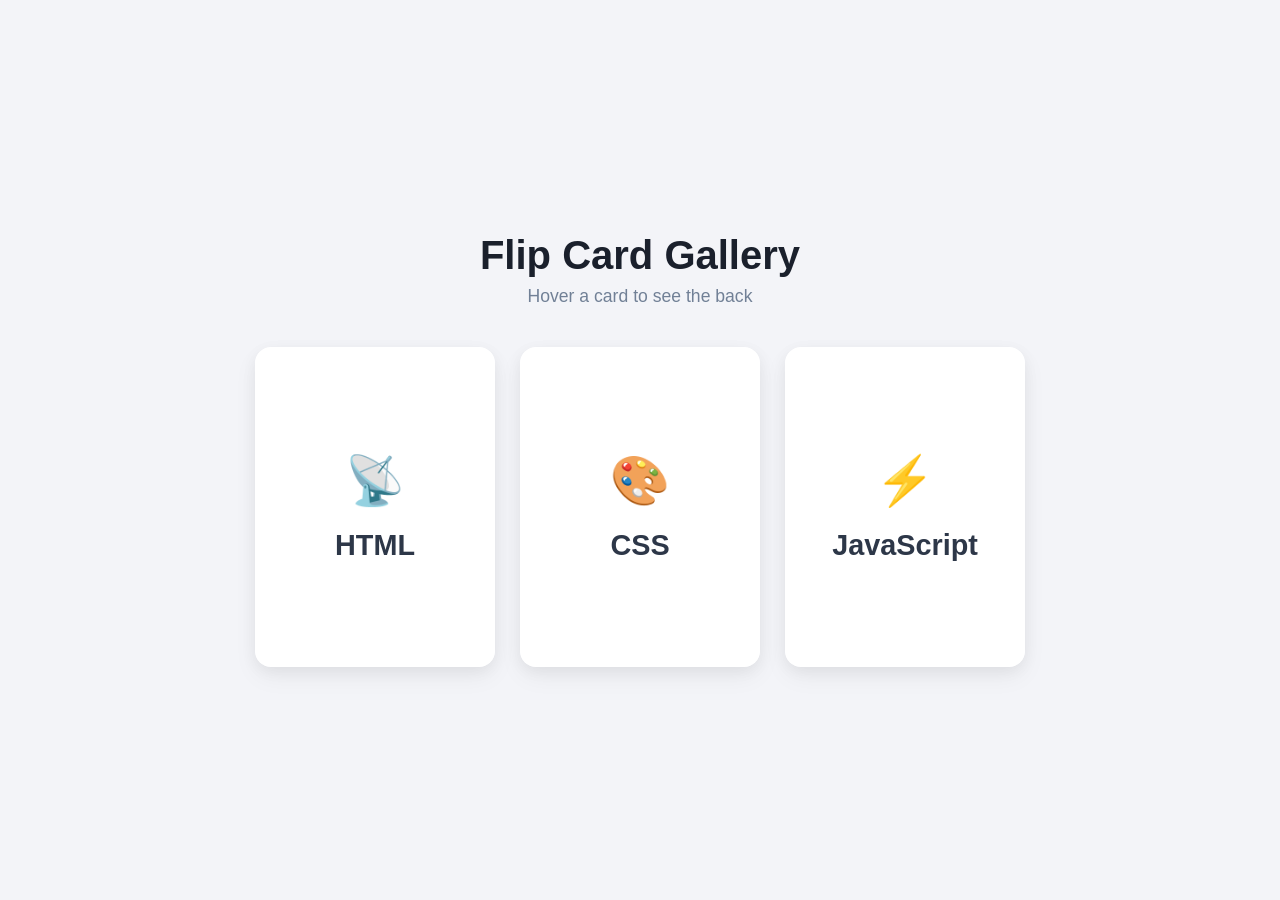
<file: Flip Card Gallery/index.html>
<!DOCTYPE html>
<html lang="en">
<head>
    <meta charset="UTF-8">
    <meta name="viewport" content="width=device-width, initial-scale=1.0">
    <title>Flip Card Gallery</title>
    <link rel="stylesheet" href="style.css">
</head>
<body>

  <div class="container">
    <h1>Flip Card Gallery</h1>
    <p class="subtitle">Hover a card to see the back</p>

    <div class="gallery">
      <!-- Card 1: HTML -->
      <div class="card">
        <div class="card-inner">
          <div class="card-front">
            <div class="icon">📡</div>
            <h2>HTML</h2>
          </div>
          <div class="card-back">
            <h3>HTML</h3>
            <p>Ngôn ngữ đánh dấu siêu văn bản dùng để xây dựng cấu trúc của trang web.</p>
          </div>
        </div>
      </div>

      <!-- Card 2: CSS -->
      <div class="card">
        <div class="card-inner">
          <div class="card-front">
            <div class="icon">🎨</div>
            <h2>CSS</h2>
          </div>
          <div class="card-back">
            <h3>CSS3</h3>
            <p>Ngôn ngữ tạo phong cách dùng để định dạng giao diện và bố cục cho trang web.</p>
          </div>
        </div>
      </div>

      <!-- Card 3: JavaScript -->
      <div class="card">
        <div class="card-inner">
          <div class="card-front">
            <div class="icon">⚡</div>
            <h2>JavaScript</h2>
          </div>
          <div class="card-back">
            <h3>JavaScript</h3>
            <p>Ngôn ngữ lập trình giúp tạo ra các tương tác động và xử lý logic trên trang web.</p>
          </div>
        </div>
      </div>
    </div>
  </div>
</body>
</html>
</file>
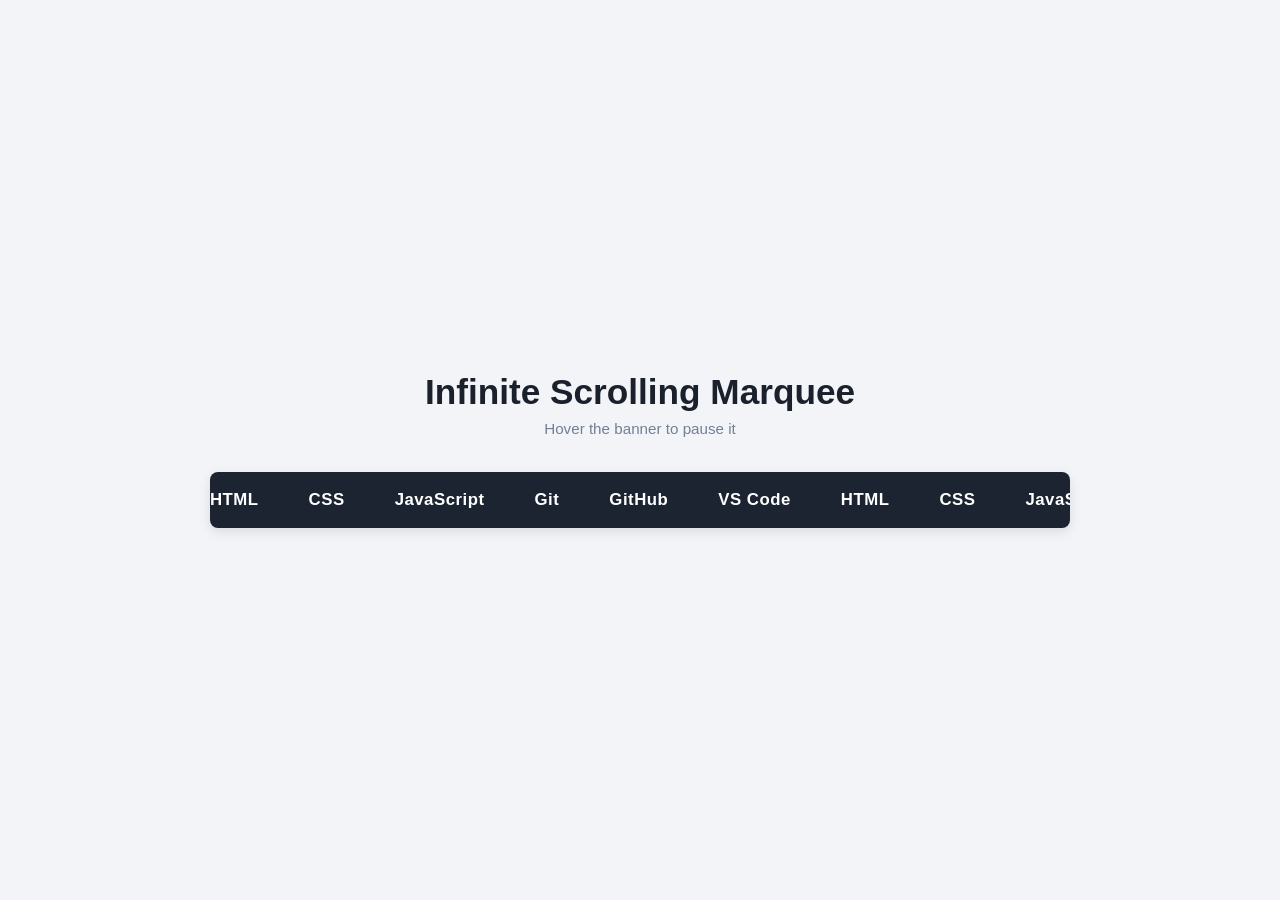
<file: Infinite Scrolling Marquee/index.html>
<!DOCTYPE html>
<html lang="vi">
<head>
  <meta charset="UTF-8">
  <meta name="viewport" content="width=device-width, initial-scale=1.0">
  <title>Infinite Scrolling Marquee</title>
  <link rel="stylesheet" href="style.css">
</head>
<body>

  <div class="container">
    <h1>Infinite Scrolling Marquee</h1>
    <p class="subtitle">Hover the banner to pause it</p>

    <!-- Khung chứa Banner Marquee -->
    <div class="marquee-container">
      <div class="marquee-track">
        
        <!-- Tập hợp item thứ nhất -->
        <div class="marquee-group">
          <span class="item">HTML</span>
          <span class="item">CSS</span>
          <span class="item">JavaScript</span>
          <span class="item">Git</span>
          <span class="item">GitHub</span>
          <span class="item">VS Code</span>
        </div>

        <!-- Tập hợp item thứ hai (nhân bản giống hệt nhóm 1 để tạo hiệu ứng nối đuôi vô tận không bị giật) -->
        <div class="marquee-group">
          <span class="item">HTML</span>
          <span class="item">CSS</span>
          <span class="item">JavaScript</span>
          <span class="item">Git</span>
          <span class="item">GitHub</span>
          <span class="item">VS Code</span>
        </div>

      </div>
    </div>
  </div>

</body>
</html>
</file>
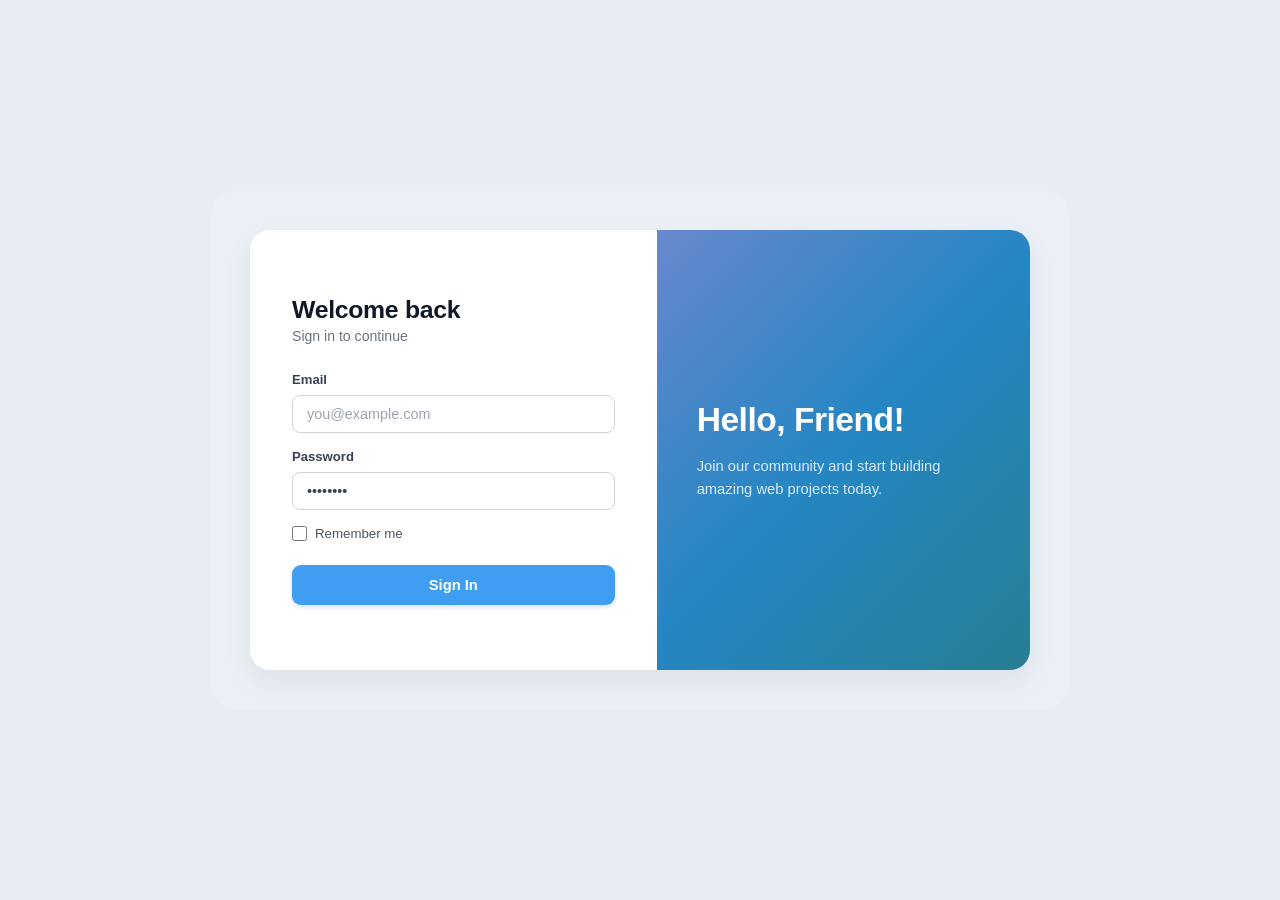
<file: Login & Signup Card/index.html>
<!DOCTYPE html>
<html lang="vi">
<head>
  <meta charset="UTF-8">
  <meta name="viewport" content="width=device-width, initial-scale=1.0">
  <title>Login / Sign-up Card</title>
  <link rel="stylesheet" href="style.css">
</head>
<body>

  <!-- Khung nền ngoài cùng -->
  <div class="page-canvas">
    <!-- Card chính 2 cột -->
    <div class="card-container">
      
      <!-- Cột bên trái: Form đăng nhập -->
      <div class="form-panel">
        <h2 class="title">Welcome back</h2>
        <p class="subtitle">Sign in to continue</p>

        <form autocomplete="off">
          <div class="form-group">
            <label for="email">Email</label>
            <input type="email" id="email" placeholder="you@example.com">
          </div>

          <div class="form-group">
            <label for="password">Password</label>
            <input type="password" id="password" value="12345678" placeholder="••••••••">
          </div>

          <div class="remember-me">
            <input type="checkbox" id="remember">
            <label for="remember">Remember me</label>
          </div>

          <button type="button" class="btn-submit">Sign In</button>
        </form>
      </div>

      <!-- Cột bên phải: Panel xanh trang trí -->
      <div class="decorative-panel">
        <h2>Hello, Friend!</h2>
        <p>Join our community and start building amazing web projects today.</p>
      </div>

    </div>
  </div>

</body>
</html>
</file>
<file: Flip Card Gallery/style.css>
* {
  box-sizing: border-box;
  margin: 0;
  padding: 0;
  font-family: Arial, sans-serif;
}

body {
  background-color: #f3f4f8;
  display: flex;
  justify-content: center;
  align-items: center;
  min-height: 100vh;
}

.container {
  text-align: center;
  width: 100%;
  max-width: 900px;
  padding: 20px;
}

h1 {
  font-size: 2.5rem;
  color: #1a202c;
  margin-bottom: 8px;
}

.subtitle {
  color: #718096;
  margin-bottom: 40px;
  font-size: 1.1rem;
}

/* Bố cục danh sách Card */
.gallery {
  display: flex;
  justify-content: center;
  gap: 25px;
  flex-wrap: wrap;
}

.card {
  width: 240px;
  height: 320px;
  perspective: 1000px; /* Thuộc tính tạo không gian 3D */
}

/* Phần chứa inner dùng để xoay */
.card-inner {
  position: relative;
  width: 100%;
  height: 100%;
  text-align: center;
  transition: transform 0.6s ease; 
  transform-style: preserve-3d;
  border-radius: 16px;
  box-shadow: 0 10px 25px rgba(0, 0, 0, 0.05);
}

/* Xoay card khi di chuột qua */
.card:hover .card-inner {
  transform: rotateY(180deg);
}

.card-front,
.card-back {
  position: absolute;
  width: 100%;
  height: 100%;
  border-radius: 16px;
  background-color: #ffffff;
  backface-visibility: hidden; 
  display: flex;
  flex-direction: column;
  justify-content: center;
  align-items: center;
  padding: 20px;
  box-shadow: 0 4px 15px rgba(0, 0, 0, 0.05);
}

/* Thiết lập mặt trước */
.card-front .icon {
  font-size: 3rem;
  margin-bottom: 20px;
}

.card-front h2 {
  font-size: 1.8rem;
  color: #2d3748;
}

/* Thiết lập mặt sau */
.card-back {
  transform: rotateY(180deg);
  background-color: #2d3748;
  color: #ffffff;
}

.card-back h3 {
  font-size: 1.5rem;
  margin-bottom: 12px;
  color: #63b3ed;
}

.card-back p {
  font-size: 0.95rem;
  line-height: 1.5;
  color: #e2e8f0;
}
</file>
<file: Infinite Scrolling Marquee/style.css>
* {
  box-sizing: border-box;
  margin: 0;
  padding: 0;
  font-family: -apple-system, BlinkMacSystemFont, "Segoe UI", Roboto, Helvetica, Arial, sans-serif;
}

body {
  background-color: #f3f4f8;
  display: flex;
  justify-content: center;
  align-items: center;
  min-height: 100vh;
}

.container {
  text-align: center;
  width: 100%;
  max-width: 900px;
  padding: 40px 20px;
}

h1 {
  font-size: 2.2rem;
  color: #1a202c;
  font-weight: 700;
  margin-bottom: 8px;
}

.subtitle {
  color: #718096;
  font-size: 0.95rem;
  margin-bottom: 35px;
}

/* Khung chứa ngoài cùng của Banner */
.marquee-container {
  width: 100%;
  background-color: #1b2430; 
  border-radius: 8px;
  overflow: hidden; 
  padding: 18px 0;
  box-shadow: 0 4px 12px rgba(0, 0, 0, 0.1);
}

/* Thanh trượt chuyển động chứa 2 nhóm items */
.marquee-track {
  display: flex;
  width: max-content;
  animation: scrollMarquee 15s linear infinite;
}

.marquee-container:hover .marquee-track {
  animation-play-state: paused; 
}

.marquee-group {
  display: flex;
  justify-content: space-around;
  align-items: center;
  gap: 50px;
  padding-right: 50px; 
}

.item {
  color: #ffffff;
  font-size: 1.05rem;
  font-weight: 700;
  white-space: nowrap;
  letter-spacing: 0.5px;
}

/* Định nghĩa hiệu ứng cuộn bằng @keyframes */
@keyframes scrollMarquee {
  0% {
    transform: translateX(0);
  }
  100% {
    transform: translateX(-50%);
  }
}
</file>
<file: Login & Signup Card/style.css>
* {
  box-sizing: border-box;
  margin: 0;
  padding: 0;
  font-family: -apple-system, BlinkMacSystemFont, "Segoe UI", Roboto, Helvetica, Arial, sans-serif;
}

body {
  background-color: #e8edf3;
  min-height: 100vh;
  display: flex;
  justify-content: center;
  align-items: center;
  padding: 20px;
}

.page-canvas {
  background-color: #ebf0f6;
  padding: 40px;
  border-radius: 28px;
  width: 100%;
  max-width: 860px;
  display: flex;
  justify-content: center;
  align-items: center;
}

.card-container {
  display: flex;
  width: 100%;
  max-width: 780px;
  background-color: #ffffff;
  border-radius: 20px;
  box-shadow: 0 12px 30px rgba(0, 0, 0, 0.06);
  overflow: hidden;
  min-height: 440px;
}

/* 1. Cột trái: Form đăng nhập */
.form-panel {
  flex: 1.1;
  padding: 45px 42px;
  display: flex;
  flex-direction: column;
  justify-content: center;
}

.form-panel .title {
  font-size: 1.55rem;
  color: #111827;
  font-weight: 700;
  margin-bottom: 4px;
  letter-spacing: -0.3px;
}

.form-panel .subtitle {
  color: #6b7280;
  font-size: 0.88rem;
  margin-bottom: 28px;
}


.form-group {
  margin-bottom: 16px;
}

.form-group label {
  display: block;
  font-size: 0.82rem;
  font-weight: 700;
  color: #374151;
  margin-bottom: 8px;
}

.form-group input {
  width: 100%;
  padding: 10px 14px;
  font-size: 0.9rem;
  color: #374151;
  border: 1.5 solid #e5e7eb;
  border: 1px solid #d1d5db;
  border-radius: 8px;
  outline: none;
  background-color: #ffffff;
  transition: border-color 0.2s ease, box-shadow 0.2s ease;
}

.form-group input::placeholder {
  color: #9ca3af;
}

.form-group input:focus {
  border-color: #2563eb;
  box-shadow: 0 0 0 3px rgba(37, 99, 235, 0.12);
}

/* Checkbox Remember Me */
.remember-me {
  display: flex;
  align-items: center;
  gap: 8px;
  margin-top: 4px;
  margin-bottom: 24px;
}

.remember-me input[type="checkbox"] {
  width: 15px;
  height: 15px;
  border-radius: 4px;
  border: 1px solid #d1d5db;
  accent-color: #2563eb;
  cursor: pointer;
}

.remember-me label {
  font-size: 0.83rem;
  color: #4b5563;
  cursor: pointer;
  user-select: none;
}

/* Nút bấm Sign In */
.btn-submit {
  width: 100%;
  padding: 12px;
  background-color: #3f9ef1;
  color: #ffffff;
  border: none;
  border-radius: 9px;
  font-size: 0.92rem;
  font-weight: 600;
  cursor: pointer;
  box-shadow: 0 2px 4px rgba(37, 99, 235, 0.2);
  transition: background-color 0.2s ease, transform 0.1s ease;
}

.btn-submit:hover {
  background-color: #678df6;
}

.btn-submit:active {
  transform: scale(0.99);
}

/* 2. Cột phải: Panel màu xanh */
.decorative-panel {
  flex: 1;
  background: linear-gradient(135deg, #6888cd 0%, #2486c3 50%, #277e93 100%);
  color: #ffffff;
  padding: 45px 40px;
  display: flex;
  flex-direction: column;
  justify-content: center;
}

.decorative-panel h2 {
  font-size: 2.1rem;
  font-weight: 700;
  margin-bottom: 14px;
  line-height: 1.25;
  letter-spacing: -0.5px;
}

.decorative-panel p {
  font-size: 0.92rem;
  line-height: 1.55;
  color: #dbeafe;
  max-width: 280px;
}

/* Responsive cho màn hình di động */
@media (max-width: 680px) {
  .page-canvas {
    padding: 15px;
  }
  
  .card-container {
    flex-direction: column;
  }
  
  .decorative-panel {
    padding: 35px 25px;
  }
}
</file>
